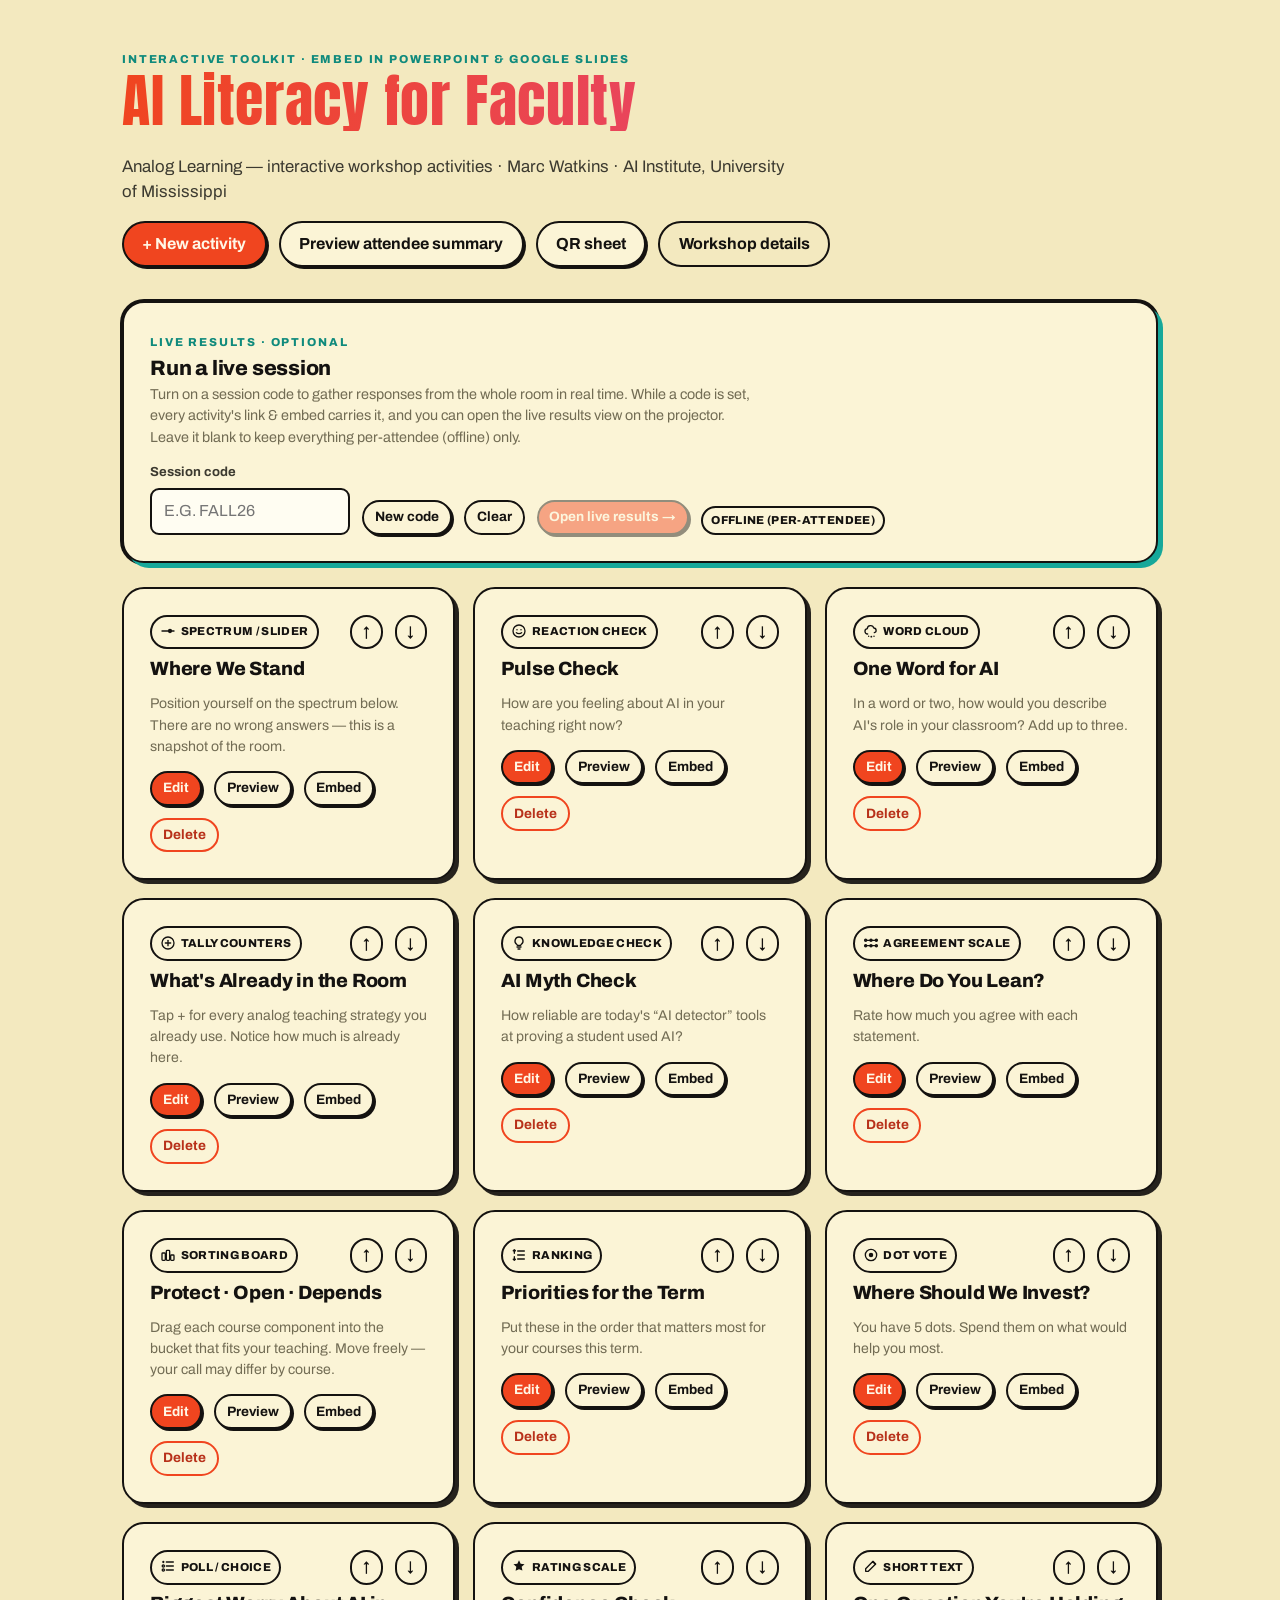
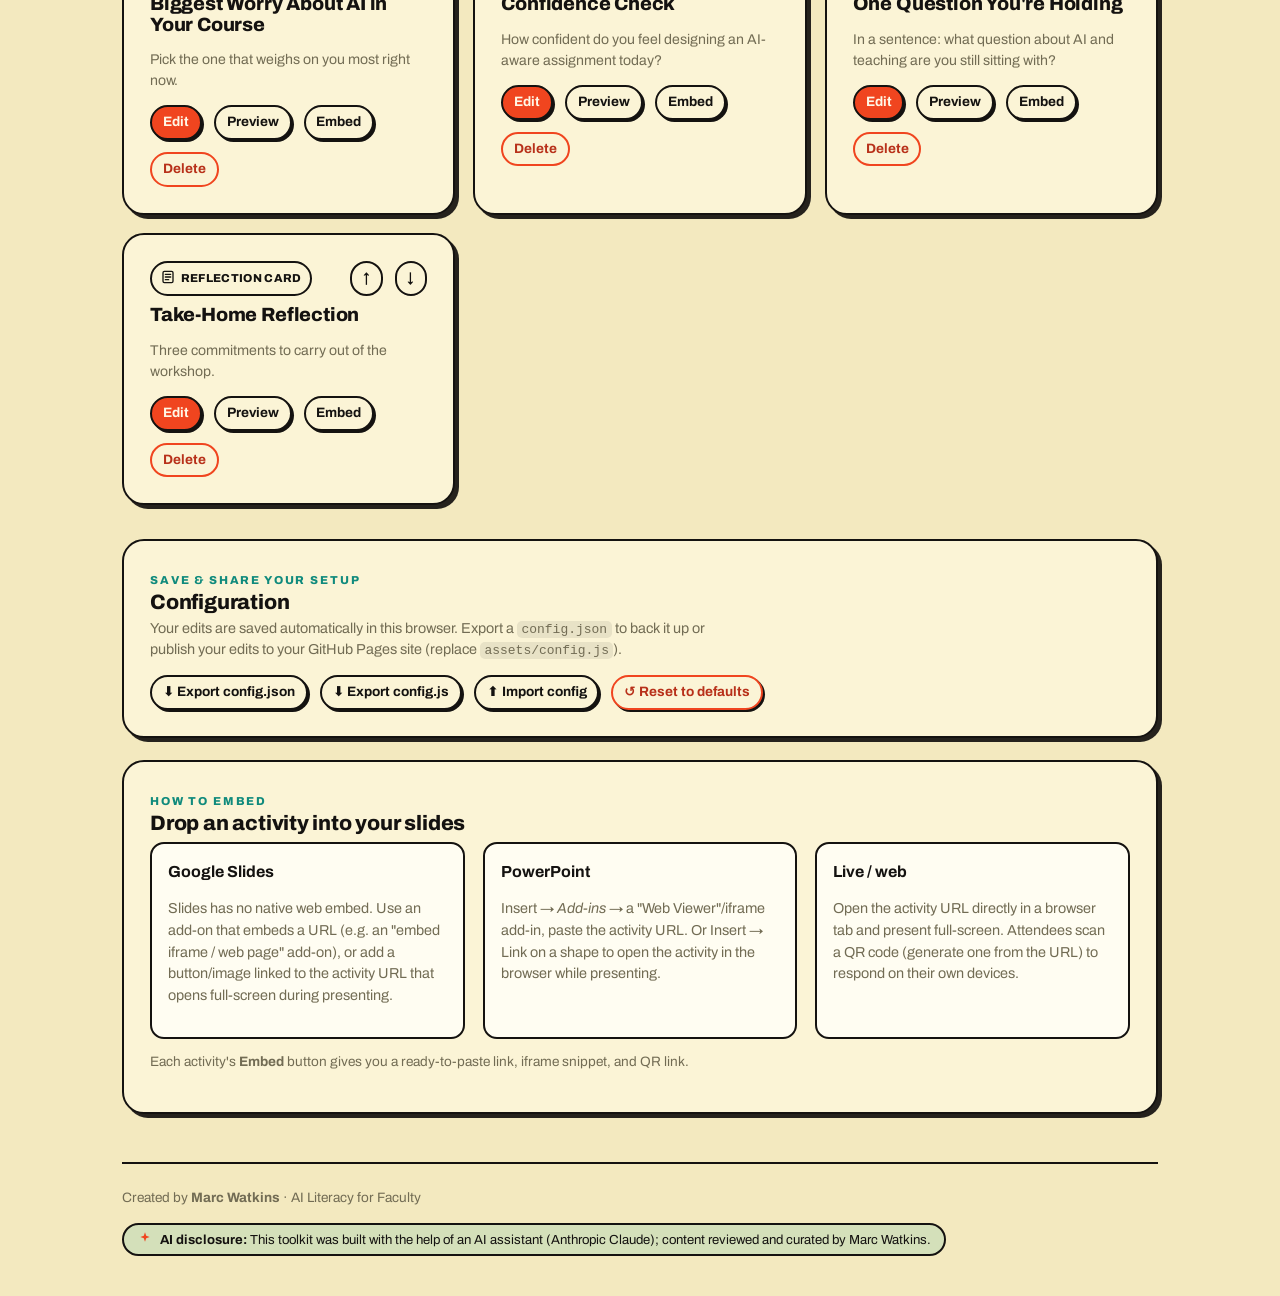
<file: index.html>
<!DOCTYPE html>
<html lang="en">
<head>
<meta charset="utf-8">
<meta name="viewport" content="width=device-width, initial-scale=1">
<title>AI Literacy Activity Toolkit — Marc Watkins</title>
<link rel="preconnect" href="https://fonts.googleapis.com">
<link rel="preconnect" href="https://fonts.gstatic.com" crossorigin>
<link href="https://fonts.googleapis.com/css2?family=Anton&family=Archivo:wght@400;500;600;700;800;900&display=swap" rel="stylesheet">
<link rel="stylesheet" href="assets/theme.css">
</head>
<body class="fx">
  <div class="wrap" style="padding-top:46px">

    <!-- Hero -->
    <header style="margin-bottom:34px">
      <div class="eyebrow">Interactive toolkit · embed in PowerPoint &amp; Google Slides</div>
      <h1 class="gradient-text" id="hTitle">AI Literacy for Faculty</h1>
      <p class="lead" id="hSub" style="max-width:680px"></p>
      <div class="row" style="margin-top:14px">
        <button class="btn btn-primary" id="btnAdd">+ New activity</button>
        <a class="btn" href="summary.html" target="_blank" rel="noopener">Preview attendee summary</a>
        <a class="btn" href="qr.html" target="_blank" rel="noopener">QR sheet</a>
        <button class="btn btn-ghost" id="btnSettings">Workshop details</button>
      </div>
    </header>

    <!-- Live session -->
    <div class="card card-glow" style="margin-bottom:24px">
      <div class="eyebrow">Live results · optional</div>
      <h2 style="font-size:1.3rem;margin:.2em 0">Run a live session</h2>
      <p class="muted" style="font-size:.9rem;max-width:600px;margin:.2em 0 0">
        Turn on a session code to gather responses from the whole room in real time. While a code is set,
        every activity's link &amp; embed carries it, and you can open the live results view on the projector.
        Leave it blank to keep everything per-attendee (offline) only.
      </p>
      <div class="row" style="margin-top:14px;align-items:flex-end">
        <label class="field" style="margin:0">
          <span>Session code</span>
          <input type="text" id="sessCode" placeholder="e.g. FALL26" style="max-width:200px;text-transform:uppercase">
        </label>
        <button class="btn btn-sm" id="sessNew">New code</button>
        <button class="btn btn-sm btn-ghost" id="sessClear">Clear</button>
        <a class="btn btn-sm btn-primary" id="sessResults" target="_blank" rel="noopener">Open live results →</a>
        <span class="badge" id="sessStatus"></span>
      </div>
    </div>

    <!-- Activity list -->
    <div class="grid" id="list" style="grid-template-columns:repeat(auto-fill,minmax(300px,1fr))"></div>

    <!-- Config management -->
    <div class="card" style="margin-top:34px">
      <div class="row between">
        <div>
          <div class="eyebrow">Save &amp; share your setup</div>
          <h2 style="font-size:1.3rem;margin:0">Configuration</h2>
          <p class="muted" style="margin:.3em 0 0;font-size:.9rem;max-width:560px">
            Your edits are saved automatically in this browser. Export a <code>config.json</code> to back it up
            or publish your edits to your GitHub Pages site (replace <code>assets/config.js</code>).
          </p>
        </div>
      </div>
      <div class="row" style="margin-top:14px">
        <button class="btn btn-sm" id="btnExport">⬇ Export config.json</button>
        <button class="btn btn-sm" id="btnExportJs">⬇ Export config.js</button>
        <label class="btn btn-sm" style="cursor:pointer">⬆ Import config<input type="file" id="fileImport" accept=".json,.js" hidden></label>
        <button class="btn btn-sm btn-danger" id="btnReset">↺ Reset to defaults</button>
      </div>
    </div>

    <!-- How to embed -->
    <div class="card" style="margin-top:22px">
      <div class="eyebrow">How to embed</div>
      <h2 style="font-size:1.3rem">Drop an activity into your slides</h2>
      <div class="grid" style="grid-template-columns:repeat(auto-fit,minmax(260px,1fr))">
        <div class="panel">
          <strong>Google Slides</strong>
          <p class="muted" style="font-size:.9rem">Slides has no native web embed. Use an add-on that embeds a URL
          (e.g. an "embed iframe / web page" add-on), or add a button/image linked to the activity URL that opens full-screen during presenting.</p>
        </div>
        <div class="panel">
          <strong>PowerPoint</strong>
          <p class="muted" style="font-size:.9rem">Insert → <em>Add-ins</em> → a "Web Viewer"/iframe add-in, paste the activity URL.
          Or Insert → Link on a shape to open the activity in the browser while presenting.</p>
        </div>
        <div class="panel">
          <strong>Live / web</strong>
          <p class="muted" style="font-size:.9rem">Open the activity URL directly in a browser tab and present full-screen.
          Attendees scan a QR code (generate one from the URL) to respond on their own devices.</p>
        </div>
      </div>
      <p class="muted" style="font-size:.85rem">Each activity's <strong>Embed</strong> button gives you a ready-to-paste link, iframe snippet, and QR link.</p>
    </div>

    <footer class="site-footer">
      <div class="attribution">
        <div>Created by <strong>Marc Watkins</strong> · AI Literacy for Faculty</div>
        <div class="ai-disclosure">
          <svg width="16" height="16" viewBox="0 0 24 24" fill="none"><path d="M12 2l1.8 5.2L19 9l-5.2 1.8L12 16l-1.8-5.2L5 9l5.2-1.8L12 2z" fill="currentColor"/></svg>
          <span><strong>AI disclosure:</strong> This toolkit was built with the help of an AI assistant (Anthropic Claude); content reviewed and curated by Marc Watkins.</span>
        </div>
      </div>
    </footer>
  </div>

  <!-- ===== Modal ===== -->
  <div id="modal" class="hidden" style="position:fixed;inset:0;background:rgba(5,8,22,.72);backdrop-filter:blur(6px);z-index:50;overflow:auto;padding:30px 16px">
    <div class="card card-glow" style="max-width:680px;margin:0 auto" id="modalBody"></div>
  </div>

<script src="assets/config.js"></script>
<script src="assets/cloud.js"></script>
<script src="assets/app.js"></script>
<script>
(function () {
  var A = window.AILit;
  var cfg = A.store.getConfig();

  function save() { A.store.saveConfig(cfg); render(); }
  function meta() {
    document.getElementById("hTitle").textContent = cfg.meta.title || "AI Literacy for Faculty";
    document.getElementById("hSub").textContent = (cfg.meta.subtitle || "") + (cfg.meta.presenter ? "  ·  " + cfg.meta.presenter : "") + (cfg.meta.org ? "  ·  " + cfg.meta.org : "");
  }

  var modal = document.getElementById("modal"), modalBody = document.getElementById("modalBody");
  function openModal(node) { modalBody.innerHTML = ""; modalBody.appendChild(node); modal.classList.remove("hidden"); }
  function closeModal() { modal.classList.add("hidden"); }
  modal.addEventListener("click", function (e) { if (e.target === modal) closeModal(); });

  /* ---------- activity list ---------- */
  function render() {
    meta();
    var list = document.getElementById("list");
    list.innerHTML = "";
    cfg.activities.forEach(function (a, idx) {
      var t = A.TYPES[a.type];
      var card = A.el("div", { class: "card" }, [
        A.el("div", { class: "row between" }, [
          A.el("span", { class: "badge", html: '<span style="font-size:1rem">' + t.icon + "</span> " + t.label }),
          A.el("div", { class: "row" }, [
            A.el("button", { class: "btn btn-sm btn-ghost", text: "↑", title: "Move up", onclick: function () { move(idx, -1); } }),
            A.el("button", { class: "btn btn-sm btn-ghost", text: "↓", title: "Move down", onclick: function () { move(idx, 1); } })
          ])
        ]),
        A.el("h2", { style: "font-size:1.2rem;margin:.5em 0 .2em", text: a.title }),
        A.el("p", { class: "muted", style: "font-size:.88rem;min-height:2.4em", text: a.prompt || "" }),
        A.el("div", { class: "row", style: "margin-top:8px" }, [
          A.el("button", { class: "btn btn-sm btn-primary", text: "Edit", onclick: function () { editActivity(a); } }),
          A.el("a", { class: "btn btn-sm", text: "Preview", href: "activity.html?id=" + a.id, target: "_blank", rel: "noopener" }),
          A.el("button", { class: "btn btn-sm", text: "Embed", onclick: function () { embedDialog(a); } }),
          A.el("button", { class: "btn btn-sm btn-danger btn-ghost", text: "Delete", onclick: function () { if (confirm("Delete “" + a.title + "”?")) { cfg.activities.splice(idx, 1); save(); } } })
        ])
      ]);
      list.appendChild(card);
    });
  }
  function move(i, d) { var j = i + d; if (j < 0 || j >= cfg.activities.length) return; var x = cfg.activities[i]; cfg.activities[i] = cfg.activities[j]; cfg.activities[j] = x; save(); }

  /* ---------- add new ---------- */
  document.getElementById("btnAdd").addEventListener("click", function () {
    var grid = A.el("div", { class: "grid", style: "grid-template-columns:repeat(auto-fit,minmax(150px,1fr))" });
    Object.keys(A.TYPES).forEach(function (key) {
      var t = A.TYPES[key];
      grid.appendChild(A.el("button", { class: "panel", style: "text-align:left;cursor:pointer;color:inherit", onclick: function () {
        var a = { id: A.uid(key), type: key, title: t.label, prompt: "", config: t.defaultConfig() };
        cfg.activities.push(a); save(); closeModal(); editActivity(a);
      } }, [
        A.el("div", { style: "font-size:1.5rem", html: t.icon }),
        A.el("strong", { text: t.label }),
        A.el("div", { class: "muted", style: "font-size:.82rem", text: t.blurb })
      ]));
    });
    openModal(A.el("div", {}, [
      A.el("div", { class: "eyebrow", text: "Choose a type" }),
      A.el("h2", { text: "New activity" }),
      grid,
      A.el("button", { class: "btn btn-ghost", style: "margin-top:16px", text: "Cancel", onclick: closeModal })
    ]));
  });

  /* ---------- edit ---------- */
  function editActivity(a) {
    var t = A.TYPES[a.type];
    var common = A.el("div", {});
    common.appendChild(field("Title", a.title, function (v) { a.title = v; }));
    common.appendChild(field("Prompt / instructions", a.prompt, function (v) { a.prompt = v; }, true));
    common.appendChild(field("Activity ID (used in the URL)", a.id, function (v) { a.id = v.replace(/[^a-z0-9\-]/gi, "-").toLowerCase(); }));

    var specific = A.el("div", { class: "panel", style: "margin-top:10px" });
    specific.appendChild(A.el("div", { class: "eyebrow", style: "margin-bottom:10px", text: t.label + " settings" }));
    var specBody = A.el("div", {});
    t.editor(specBody, a, function () {});
    specific.appendChild(specBody);

    openModal(A.el("div", {}, [
      A.el("div", { class: "eyebrow", html: t.icon + " " + t.label }),
      A.el("h2", { text: "Edit activity" }),
      common, specific,
      A.el("div", { class: "row between", style: "margin-top:18px" }, [
        A.el("button", { class: "btn btn-ghost", text: "Cancel", onclick: function () { cfg = A.store.getConfig(); closeModal(); render(); } }),
        A.el("button", { class: "btn btn-primary", text: "Save activity", onclick: function () { save(); closeModal(); } })
      ])
    ]));
  }
  function field(label, val, on, area) {
    var inp = area ? A.el("textarea", {}) : A.el("input", { type: "text" });
    inp.value = val == null ? "" : val;
    inp.addEventListener("input", function () { on(inp.value); });
    return A.el("label", { class: "field" }, [A.el("span", { text: label }), inp]);
  }

  /* ---------- embed dialog ---------- */
  function embedDialog(a) {
    var base = location.href.replace(/index\.html.*$/, "").replace(/[^\/]*$/, "");
    var sess = getSess();
    var sp = sess ? "&session=" + encodeURIComponent(sess) : "";
    var url = base + "activity.html?id=" + a.id + sp;
    var iframe = '<iframe src="' + url + '" width="100%" height="540" style="border:0;border-radius:16px" loading="lazy" allow="clipboard-write"></iframe>';
    function copyRow(label, value) {
      var ta = A.el("textarea", { readonly: "", style: "min-height:62px;font-family:monospace;font-size:.82rem" });
      ta.value = value;
      return A.el("div", { class: "field" }, [
        A.el("span", { text: label }), ta,
        A.el("button", { class: "btn btn-sm", style: "margin-top:6px", text: "Copy", onclick: function (e) { ta.select(); document.execCommand("copy"); e.target.textContent = "Copied ✓"; setTimeout(function () { e.target.textContent = "Copy"; }, 1500); } })
      ]);
    }
    openModal(A.el("div", {}, [
      A.el("div", { class: "eyebrow", text: "Embed & share" }),
      A.el("h2", { text: a.title }),
      A.el("p", { class: "muted", style: "font-size:.88rem", html: "Publish this folder to the web (your GitHub Pages site) so these links resolve for attendees. Until then the links use the current location." }),
      sess
        ? A.el("div", { class: "badge", style: "margin-bottom:12px;border-color:var(--c-teal);color:var(--c-cyan)", html: '<span style="width:7px;height:7px;border-radius:50%;background:var(--c-teal);display:inline-block"></span> Live session “' + A.esc(sess) + '” — responses feed the results view.' })
        : A.el("div", { class: "muted", style: "font-size:.82rem;margin-bottom:12px", text: "No live session set — responses stay on each attendee's device. Set a session code above to collect live results." }),
      copyRow("Direct link (open or QR it)", url),
      copyRow("Iframe embed snippet", iframe),
      A.el("a", { class: "btn btn-sm", href: "https://api.qrserver.com/v1/create-qr-code/?size=300x300&data=" + encodeURIComponent(url), target: "_blank", rel: "noopener", text: "Open a QR code for this link" }),
      A.el("div", { class: "row", style: "margin-top:16px" }, [A.el("button", { class: "btn btn-ghost", text: "Close", onclick: closeModal })])
    ]));
  }

  /* ---------- workshop details ---------- */
  document.getElementById("btnSettings").addEventListener("click", function () {
    var m = cfg.meta;
    openModal(A.el("div", {}, [
      A.el("div", { class: "eyebrow", text: "Workshop details" }),
      A.el("h2", { text: "Edit header" }),
      field("Title", m.title, function (v) { m.title = v; }),
      field("Subtitle", m.subtitle, function (v) { m.subtitle = v; }),
      field("Presenter", m.presenter, function (v) { m.presenter = v; }),
      field("Organization", m.org, function (v) { m.org = v; }),
      A.el("div", { class: "row between", style: "margin-top:16px" }, [
        A.el("button", { class: "btn btn-ghost", text: "Cancel", onclick: function () { cfg = A.store.getConfig(); closeModal(); render(); } }),
        A.el("button", { class: "btn btn-primary", text: "Save", onclick: function () { save(); closeModal(); } })
      ])
    ]));
  });

  /* ---------- config import/export ---------- */
  document.getElementById("btnExport").addEventListener("click", function () {
    dl("config.json", JSON.stringify(cfg, null, 2), "application/json");
  });
  document.getElementById("btnExportJs").addEventListener("click", function () {
    dl("config.js", "window.DEFAULT_CONFIG = " + JSON.stringify(cfg, null, 2) + ";\n", "text/javascript");
  });
  document.getElementById("fileImport").addEventListener("change", function (e) {
    var f = e.target.files[0]; if (!f) return;
    var r = new FileReader();
    r.onload = function () {
      try {
        var txt = String(r.result).replace(/^[\s\S]*?DEFAULT_CONFIG\s*=\s*/, "").replace(/;\s*$/, "");
        var parsed = JSON.parse(txt);
        if (!parsed.activities) throw new Error("missing activities");
        cfg = parsed; save(); alert("Configuration imported.");
      } catch (err) { alert("Could not read that file: " + err.message); }
    };
    r.readAsText(f);
  });
  document.getElementById("btnReset").addEventListener("click", function () {
    if (confirm("Reset all activities to the built-in defaults? Your edits in this browser will be lost.")) { A.store.resetConfig(); cfg = A.store.getConfig(); save(); }
  });

  function dl(name, content, type) {
    var blob = new Blob([content], { type: type }), u = URL.createObjectURL(blob);
    var a = document.createElement("a"); a.href = u; a.download = name; a.click();
    setTimeout(function () { URL.revokeObjectURL(u); }, 1000);
  }

  /* ---------- live session controls ---------- */
  function getSess() { try { return (localStorage.getItem("ailit:session") || "").trim(); } catch (e) { return ""; } }
  function setSess(v) {
    v = (v || "").toUpperCase().replace(/[^A-Z0-9\-]/g, "");
    try { localStorage.setItem("ailit:session", v); } catch (e) {}
    sessInput.value = v; paintSess();
  }
  var sessInput = document.getElementById("sessCode");
  var sessResults = document.getElementById("sessResults");
  var sessStatus = document.getElementById("sessStatus");
  function paintSess() {
    var v = getSess();
    if (v) { sessResults.href = "results.html?session=" + encodeURIComponent(v); sessResults.style.opacity = ""; sessResults.style.pointerEvents = ""; }
    else { sessResults.removeAttribute("href"); sessResults.style.opacity = ".45"; sessResults.style.pointerEvents = "none"; }
    if (!(window.AILitCloud && window.AILitCloud.enabled)) { sessStatus.textContent = "No backend configured"; sessStatus.style.borderColor = "var(--vermilion)"; sessStatus.style.color = "#b8311a"; }
    else if (v) { sessStatus.innerHTML = '<span style="width:7px;height:7px;border-radius:50%;background:var(--c-teal);display:inline-block"></span> Live: ' + A.esc(v); sessStatus.style.borderColor = "var(--c-teal)"; sessStatus.style.color = "var(--c-cyan)"; }
    else { sessStatus.textContent = "Offline (per-attendee)"; sessStatus.style.borderColor = ""; sessStatus.style.color = ""; }
  }
  sessInput.value = getSess();
  sessInput.addEventListener("input", function () { setSess(sessInput.value); });
  document.getElementById("sessNew").addEventListener("click", function () {
    var c = "", ch = "ABCDEFGHJKMNPQRSTUVWXYZ23456789";
    for (var i = 0; i < 5; i++) c += ch[Math.floor(Math.random() * ch.length)];
    setSess(c);
  });
  document.getElementById("sessClear").addEventListener("click", function () { setSess(""); });
  paintSess();

  render();
})();
</script>
</body>
</html>
</file>
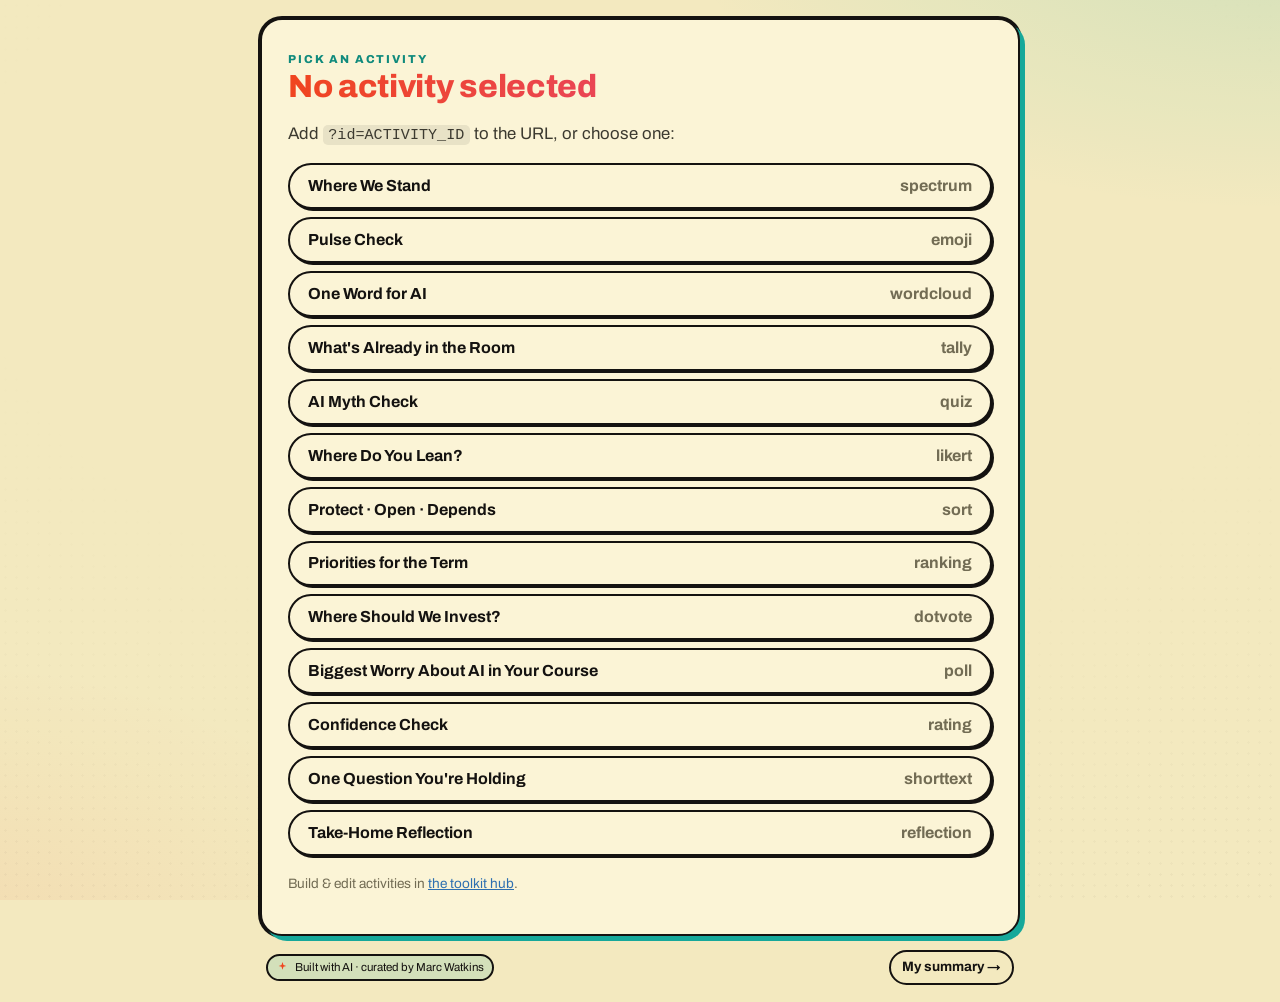
<file: activity.html>
<!DOCTYPE html>
<html lang="en">
<head>
<meta charset="utf-8">
<meta name="viewport" content="width=device-width, initial-scale=1">
<title>Activity — AI Literacy for Faculty</title>
<link rel="preconnect" href="https://fonts.googleapis.com">
<link rel="preconnect" href="https://fonts.gstatic.com" crossorigin>
<link href="https://fonts.googleapis.com/css2?family=Anton&family=Archivo:wght@400;500;600;700;800;900&display=swap" rel="stylesheet">
<link rel="stylesheet" href="assets/theme.css">
</head>
<body class="fx embed">
  <div class="embed-shell">
    <div style="width:100%;max-width:760px">
      <div id="mount"></div>
      <div class="row between" style="margin-top:14px;padding:0 6px">
        <span class="ai-disclosure" style="font-size:.72rem;padding:.35em .7em">
          <svg width="13" height="13" viewBox="0 0 24 24" fill="none"><path d="M12 2l1.8 5.2L19 9l-5.2 1.8L12 16l-1.8-5.2L5 9l5.2-1.8L12 2z" fill="currentColor"/></svg>
          Built with AI · curated by Marc Watkins
        </span>
        <a class="btn btn-sm btn-ghost no-print" id="summaryLink" href="summary.html" target="_blank" rel="noopener">My summary →</a>
      </div>
    </div>
  </div>

<script src="assets/config.js"></script>
<script src="assets/cloud.js"></script>
<script src="assets/app.js"></script>
<script>
(function () {
  var A = window.AILit;
  var params = new URLSearchParams(location.search);
  var id = params.get("id");
  window.AILIT_SESSION = params.get("session") || "";
  var mount = document.getElementById("mount");

  if (window.AILIT_SESSION && window.AILitCloud && window.AILitCloud.enabled) {
    var sl = document.getElementById("summaryLink");
    sl.parentNode.insertBefore(
      A.el("span", { class: "badge", style: "border-color:var(--c-teal);color:var(--c-cyan)",
        html: '<span style="width:7px;height:7px;border-radius:50%;background:var(--c-teal);display:inline-block"></span> Live · ' + A.esc(window.AILIT_SESSION) }),
      sl);
  }

  // Optional: a full config can be passed inline (base64 JSON) for portability
  var inline = params.get("cfg");
  if (inline) {
    try { A.store.saveConfig(JSON.parse(decodeURIComponent(escape(atob(inline))))); } catch (e) {}
  }

  var activity = id ? A.getActivity(id) : null;
  if (!activity) {
    var cfg = A.store.getConfig();
    var opts = cfg.activities.map(function (a) {
      return '<a class="btn" style="width:100%;justify-content:flex-start;margin-bottom:8px" href="activity.html?id=' + a.id + '">' + A.esc(a.title) + ' <span class="muted" style="margin-left:auto">' + a.type + '</span></a>';
    }).join("");
    mount.innerHTML = '<div class="card card-glow"><div class="eyebrow">Pick an activity</div>' +
      '<h2 class="gradient-text">No activity selected</h2>' +
      '<p class="lead">Add <code>?id=ACTIVITY_ID</code> to the URL, or choose one:</p>' + opts +
      '<p class="muted" style="font-size:.85rem;margin-top:10px">Build & edit activities in <a href="index.html">the toolkit hub</a>.</p></div>';
    return;
  }
  A.renderActivity(mount, activity);
})();
</script>
</body>
</html>
</file>
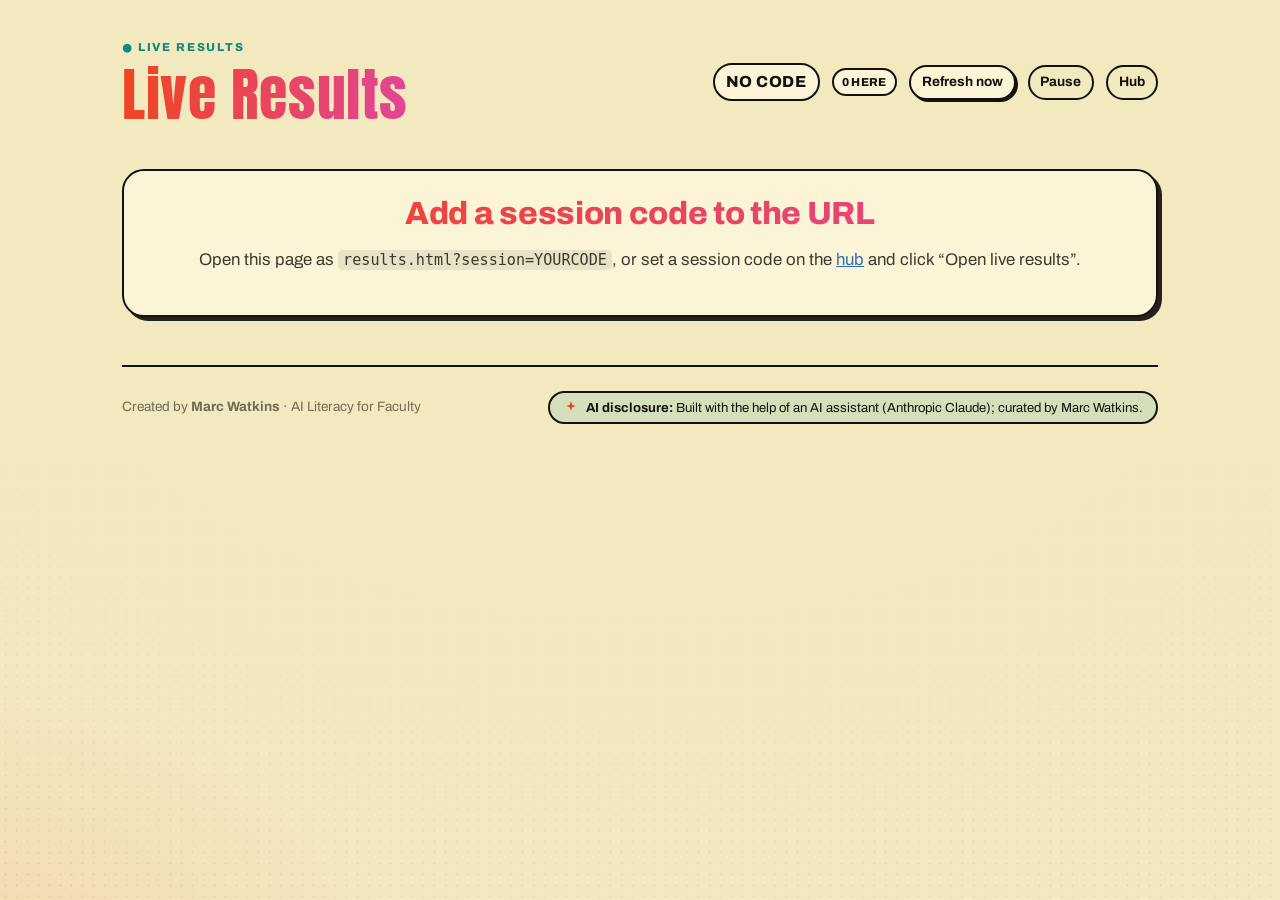
<file: results.html>
<!DOCTYPE html>
<html lang="en">
<head>
<meta charset="utf-8">
<meta name="viewport" content="width=device-width, initial-scale=1">
<title>Live Results — AI Literacy for Faculty</title>
<link rel="preconnect" href="https://fonts.googleapis.com">
<link rel="preconnect" href="https://fonts.gstatic.com" crossorigin>
<link href="https://fonts.googleapis.com/css2?family=Anton&family=Archivo:wght@400;500;600;700;800;900&display=swap" rel="stylesheet">
<link rel="stylesheet" href="assets/theme.css">
</head>
<body class="fx">
  <div class="wrap" style="padding-top:34px">
    <div class="row between" style="margin-bottom:18px">
      <div>
        <div class="eyebrow" id="liveTag">● Live results</div>
        <h1 style="margin:.1em 0"><span class="gradient-text">Live Results</span></h1>
      </div>
      <div class="row" style="align-items:center">
        <span class="badge" id="codeBadge" style="font-size:1rem">—</span>
        <span class="badge" id="peopleBadge">0 here</span>
        <button class="btn btn-sm" id="btnRefresh">Refresh now</button>
        <button class="btn btn-sm btn-ghost" id="btnPause">Pause</button>
        <a class="btn btn-sm btn-ghost" href="index.html">Hub</a>
      </div>
    </div>
    <div class="muted no-print" id="meta" style="font-size:.82rem;margin-bottom:18px"></div>

    <div id="board" class="grid" style="grid-template-columns:repeat(auto-fill,minmax(330px,1fr))"></div>

    <div id="msg" class="card center hidden" style="margin-top:20px"></div>

    <footer class="site-footer">
      <div class="attribution">
        <div>Created by <strong>Marc Watkins</strong> · AI Literacy for Faculty</div>
        <div class="ai-disclosure">
          <svg width="16" height="16" viewBox="0 0 24 24" fill="none"><path d="M12 2l1.8 5.2L19 9l-5.2 1.8L12 16l-1.8-5.2L5 9l5.2-1.8L12 2z" fill="currentColor"/></svg>
          <span><strong>AI disclosure:</strong> Built with the help of an AI assistant (Anthropic Claude); curated by Marc Watkins.</span>
        </div>
      </div>
    </footer>
  </div>

<script src="assets/config.js"></script>
<script src="assets/cloud.js"></script>
<script src="assets/app.js"></script>
<script>
(function () {
  var A = window.AILit, el = A.el, esc = A.esc;
  var cfg = A.store.getConfig();
  var params = new URLSearchParams(location.search);
  var session = (params.get("session") || "").trim().toUpperCase();
  var board = document.getElementById("board");
  var msg = document.getElementById("msg");
  document.getElementById("codeBadge").textContent = session ? ("Code: " + session) : "No code";

  if (!session) { showMsg("Add a session code to the URL", "Open this page as <code>results.html?session=YOURCODE</code>, or set a session code on the <a href='index.html'>hub</a> and click “Open live results”."); return; }
  if (!(window.AILitCloud && window.AILitCloud.enabled)) { showMsg("Backend not configured", "The live-results backend isn't set up in <code>assets/cloud.js</code>, so responses can't be collected centrally."); return; }

  function showMsg(title, html) { msg.classList.remove("hidden"); msg.innerHTML = '<h2 class="gradient-text">' + esc(title) + '</h2><p class="lead">' + html + '</p>'; }

  /* ---------- small render helpers ---------- */
  function bar(label, count, max, color) {
    var pct = max > 0 ? Math.round(count / max * 100) : 0;
    return el("div", { style: "margin:7px 0" }, [
      el("div", { class: "row between", style: "font-size:.92rem;margin-bottom:3px" }, [el("span", { text: label }), el("strong", { text: String(count) })]),
      el("div", { style: "height:14px;border:2px solid var(--ink);border-radius:999px;background:var(--bg-2);overflow:hidden" }, [
        el("div", { style: "height:100%;width:" + pct + "%;background:" + (color || "var(--grad-brand)") })
      ])
    ]);
  }
  function big(text, sub) {
    return el("div", { class: "center", style: "margin:6px 0" }, [
      el("div", { class: "gradient-text", style: "font-family:var(--font-display);font-size:2.6rem;line-height:1", text: text }),
      sub ? el("div", { class: "muted", style: "font-size:.85rem", text: sub }) : null
    ]);
  }
  function waiting() { return el("div", { class: "muted center", style: "padding:14px 0", text: "Waiting for responses…" }); }

  /* ---------- per-type aggregators ---------- */
  var AGG = {
    poll: function (a, vals) {
      var opts = a.config.options, c = opts.map(function () { return 0; });
      vals.forEach(function (v) { (Array.isArray(v) ? v : [v]).forEach(function (o) { var i = opts.indexOf(o); if (i > -1) c[i]++; }); });
      var max = Math.max.apply(null, c.concat([1]));
      return el("div", {}, opts.map(function (o, i) { return bar(o, c[i], max); }));
    },
    quiz: function (a, vals) {
      var opts = a.config.options, c = opts.map(function () { return 0; });
      vals.forEach(function (v) { if (typeof v === "number" && opts[v] != null) c[v]++; });
      var max = Math.max.apply(null, c.concat([1]));
      var correctN = c[a.config.correct] || 0, total = vals.length;
      return el("div", {}, [
        big(total ? Math.round(correctN / total * 100) + "%" : "—", "answered correctly (" + correctN + "/" + total + ")"),
        el("div", {}, opts.map(function (o, i) {
          return bar((i === a.config.correct ? "✓ " : "") + o, c[i], max, i === a.config.correct ? "var(--c-teal)" : "var(--grad-brand)");
        }))
      ]);
    },
    emoji: function (a, vals) {
      var opts = a.config.options, c = opts.map(function () { return 0; });
      vals.forEach(function (v) { if (typeof v === "number" && opts[v]) c[v]++; });
      var max = Math.max.apply(null, c.concat([1]));
      return el("div", {}, opts.map(function (o, i) { return bar(o.emoji + "  " + o.label, c[i], max); }));
    },
    rating: function (a, vals) {
      var n = a.config.scale, c = []; for (var k = 0; k <= n; k++) c[k] = 0;
      var sum = 0, cnt = 0;
      vals.forEach(function (v) { if (typeof v === "number") { c[v] = (c[v] || 0) + 1; sum += v; cnt++; } });
      var max = Math.max.apply(null, c.slice(1).concat([1]));
      var rows = []; for (var r = 1; r <= n; r++) rows.push(bar(String(r), c[r] || 0, max));
      return el("div", {}, [big(cnt ? (sum / cnt).toFixed(1) : "—", "average of " + n + " (" + cnt + " responses)"), el("div", {}, rows)]);
    },
    spectrum: function (a, vals) {
      var nums = vals.filter(function (v) { return typeof v === "number"; });
      var avg = nums.length ? nums.reduce(function (s, v) { return s + v; }, 0) / nums.length : null;
      var pct = avg == null ? 0 : (avg - a.config.min) / (a.config.max - a.config.min) * 100;
      var track = el("div", { style: "position:relative;height:14px;border:2px solid var(--ink);border-radius:999px;background:var(--bg-2);margin:10px 0" });
      nums.forEach(function (v) { var p = (v - a.config.min) / (a.config.max - a.config.min) * 100; track.appendChild(el("div", { style: "position:absolute;top:1px;left:" + p + "%;width:6px;height:6px;border-radius:50%;background:rgba(20,18,16,.35);transform:translateX(-50%)" })); });
      if (avg != null) track.appendChild(el("div", { style: "position:absolute;top:-5px;left:" + pct + "%;width:18px;height:18px;border-radius:50%;border:2px solid var(--ink);background:var(--grad-brand);transform:translateX(-50%)" }));
      return el("div", {}, [
        big(avg == null ? "—" : avg.toFixed(0), "average (" + nums.length + " responses)"),
        el("div", { class: "row between muted", style: "font-size:.82rem" }, [el("span", { text: a.config.leftLabel }), el("span", { text: a.config.rightLabel })]),
        track
      ]);
    },
    likert: function (a, vals) {
      return el("div", { class: "stack" }, a.config.statements.map(function (s, si) {
        var sum = 0, cnt = 0; vals.forEach(function (v) { if (v && typeof v[si] === "number") { sum += v[si]; cnt++; } });
        var avg = cnt ? sum / cnt : null;
        return el("div", {}, [bar(s + (avg != null ? "  (avg of " + cnt + ")" : ""), avg != null ? Number(avg.toFixed(1)) : 0, a.config.scale, "var(--grad-cyan)")]);
      }));
    },
    dotvote: function (a, vals) {
      var opts = a.config.options, c = opts.map(function () { return 0; }), total = 0;
      vals.forEach(function (v) { opts.forEach(function (_, i) { var n = (v && v[i]) || 0; c[i] += n; total += n; }); });
      var max = Math.max.apply(null, c.concat([1]));
      return el("div", {}, [el("div", { class: "muted center", style: "font-size:.82rem", text: total + " dots placed" })].concat(opts.map(function (o, i) { return bar(o, c[i], max, "var(--c-amber)"); })));
    },
    sort: function (a, vals) {
      var cats = a.config.categories;
      return el("div", { class: "stack" }, a.config.items.map(function (item) {
        var counts = {}; cats.forEach(function (c) { counts[c.id] = 0; });
        var tot = 0;
        vals.forEach(function (v) { var cid = v && v[item]; if (cid && counts.hasOwnProperty(cid)) { counts[cid]++; tot++; } });
        var top = null, topN = 0; cats.forEach(function (c) { if (counts[c.id] > topN) { topN = counts[c.id]; top = c; } });
        return el("div", { class: "row between", style: "font-size:.9rem" }, [
          el("span", { text: item }),
          top ? el("span", { class: "badge", style: "border-color:" + top.color + ";color:" + top.color, text: top.label + " " + topN + "/" + tot }) : el("span", { class: "muted", text: "—" })
        ]);
      }));
    },
    ranking: function (a, vals) {
      var opts = a.config.options, agg = opts.map(function (o) { return { o: o, sum: 0, n: 0 }; });
      vals.forEach(function (v) { if (Array.isArray(v)) v.forEach(function (o, pos) { var i = opts.indexOf(o); if (i > -1) { agg[i].sum += pos + 1; agg[i].n++; } }); });
      agg.forEach(function (x) { x.avg = x.n ? x.sum / x.n : 99; });
      agg.sort(function (x, y) { return x.avg - y.avg; });
      return el("ol", { style: "margin:0;padding-left:22px" }, agg.map(function (x) {
        return el("li", { style: "font-weight:700;margin:4px 0" }, [el("span", { text: x.o }), x.n ? el("span", { class: "muted", style: "font-weight:400", text: "  (avg rank " + x.avg.toFixed(1) + ")" }) : null]);
      }));
    },
    wordcloud: function (a, vals) {
      var freq = {}, disp = {};
      vals.forEach(function (v) { (v || []).forEach(function (w) { var k = String(w).toLowerCase().trim(); if (!k) return; freq[k] = (freq[k] || 0) + 1; if (!disp[k]) disp[k] = w; }); });
      var keys = Object.keys(freq).sort(function (x, y) { return freq[y] - freq[x]; });
      if (!keys.length) return waiting();
      var maxF = freq[keys[0]];
      var colors = ["var(--vermilion)", "var(--c-teal)", "var(--c-magenta)", "var(--c-blue)", "var(--c-amber)", "var(--c-cyan)"];
      return el("div", { class: "row", style: "gap:8px;align-items:baseline" }, keys.map(function (k, i) {
        var size = (0.9 + (freq[k] / maxF) * 1.5).toFixed(2);
        return el("span", { style: "font-weight:800;font-size:" + size + "rem;color:" + colors[i % colors.length], title: freq[k] + "×", text: disp[k] });
      }));
    },
    shorttext: function (a, vals) {
      var list = vals.filter(function (v) { return v && String(v).trim(); });
      if (!list.length) return waiting();
      return el("div", { style: "max-height:260px;overflow:auto" }, list.slice().reverse().map(function (v) {
        return el("div", { class: "panel", style: "margin:6px 0;font-size:.92rem", text: v });
      }));
    },
    reflection: function (a, vals) {
      return el("div", { class: "stack" }, a.config.prompts.map(function (p, i) {
        var answers = vals.map(function (v) { return v && v[i]; }).filter(function (t) { return t && String(t).trim(); });
        return el("div", {}, [
          el("div", { class: "eyebrow", style: "margin-bottom:4px", text: p + " · " + answers.length }),
          el("div", { style: "max-height:160px;overflow:auto" }, answers.length ? answers.map(function (t) { return el("div", { class: "panel", style: "margin:4px 0;font-size:.88rem", text: t }); }) : [waiting()])
        ]);
      }));
    },
    tally: function (a, vals) {
      var items = a.config.items, c = items.map(function () { return 0; });
      vals.forEach(function (v) { items.forEach(function (_, i) { c[i] += (v && v[i]) || 0; }); });
      var max = Math.max.apply(null, c.concat([1]));
      return el("div", {}, items.map(function (it, i) { return bar(it.label, c[i], max, "var(--c-teal)"); }));
    }
  };

  /* ---------- render loop ---------- */
  var paused = false, lastRows = null;
  function render(rows) {
    lastRows = rows;
    var byAct = {}, clients = {};
    rows.forEach(function (r) { (byAct[r.activity_id] = byAct[r.activity_id] || []).push(r.value); clients[r.client_id] = 1; });
    document.getElementById("peopleBadge").textContent = Object.keys(clients).length + " here";
    board.innerHTML = "";
    cfg.activities.forEach(function (a) {
      var vals = byAct[a.id] || [];
      var t = A.TYPES[a.type], agg = AGG[a.type];
      var card = el("div", { class: "card" }, [
        el("div", { class: "row between" }, [
          el("span", { class: "badge", html: t.icon + " " + esc(t.label) }),
          el("span", { class: "muted", style: "font-size:.8rem", text: vals.length + " resp." })
        ]),
        el("h2", { style: "font-size:1.2rem;margin:.4em 0 .2em", text: a.title })
      ]);
      var body = el("div", { style: "margin-top:6px" });
      try { body.appendChild(vals.length ? agg(a, vals) : waiting()); } catch (e) { body.appendChild(el("div", { class: "muted", text: "—" })); }
      card.appendChild(body);
      board.appendChild(card);
    });
    var now = new Date();
    document.getElementById("meta").textContent = "Auto-refreshing every 5s · last updated " + now.toLocaleTimeString();
  }

  function tick() {
    if (paused) return;
    window.AILitCloud.fetchSession(session).then(render);
  }
  document.getElementById("btnRefresh").addEventListener("click", function () { window.AILitCloud.fetchSession(session).then(render); });
  document.getElementById("btnPause").addEventListener("click", function (e) {
    paused = !paused; e.target.textContent = paused ? "Resume" : "Pause";
    document.getElementById("liveTag").innerHTML = paused ? "❚❚ Paused" : "● Live results";
    if (!paused) tick();
  });

  tick();
  setInterval(tick, 5000);
})();
</script>
</body>
</html>
</file>
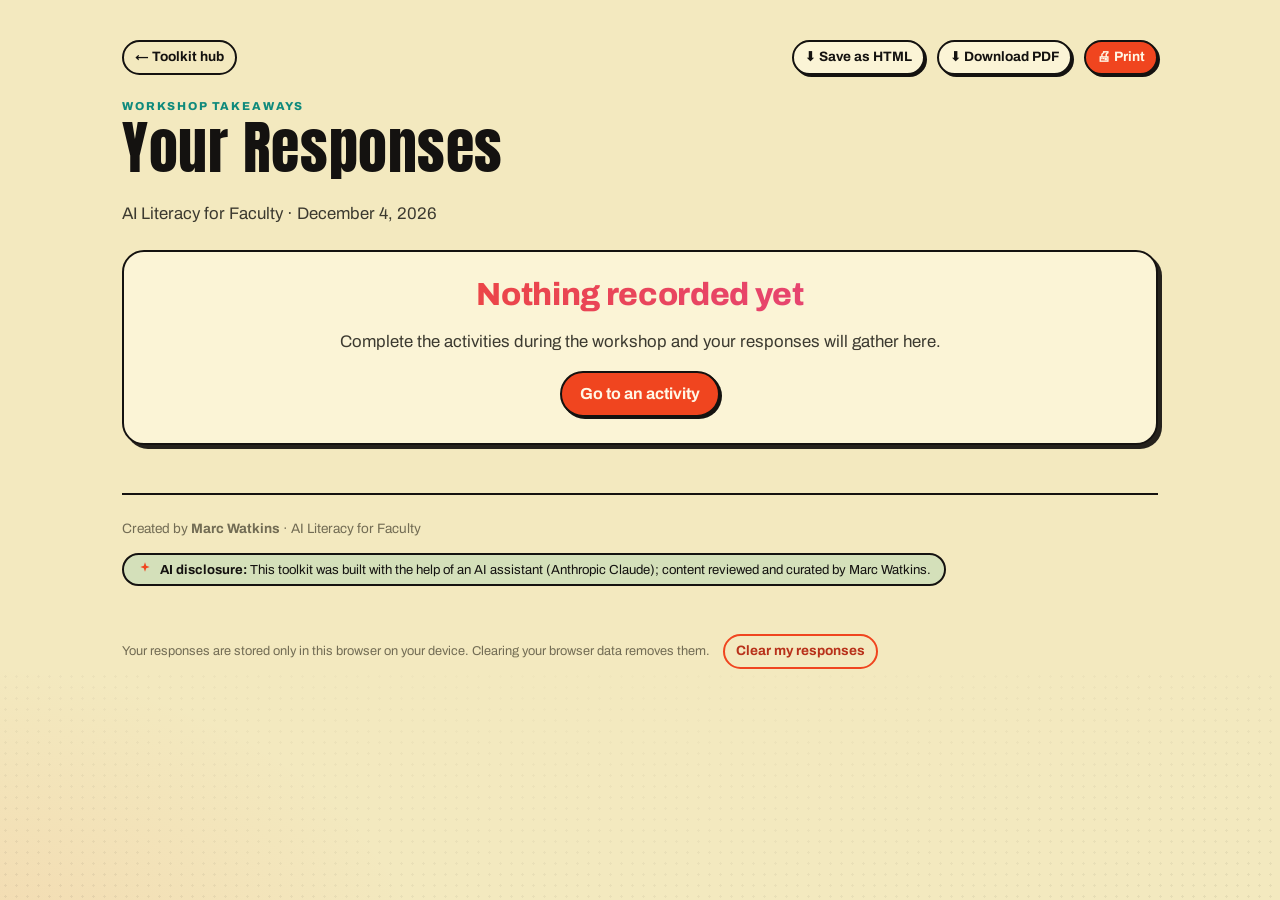
<file: summary.html>
<!DOCTYPE html>
<html lang="en">
<head>
<meta charset="utf-8">
<meta name="viewport" content="width=device-width, initial-scale=1">
<title>Your Responses — AI Literacy for Faculty</title>
<link rel="preconnect" href="https://fonts.googleapis.com">
<link rel="preconnect" href="https://fonts.gstatic.com" crossorigin>
<link href="https://fonts.googleapis.com/css2?family=Anton&family=Archivo:wght@400;500;600;700;800;900&display=swap" rel="stylesheet">
<link rel="stylesheet" href="assets/theme.css">
</head>
<body class="fx">
  <div class="wrap" style="padding-top:40px">
    <div class="row between no-print" style="margin-bottom:18px">
      <a class="btn btn-sm btn-ghost" href="index.html">← Toolkit hub</a>
      <div class="row">
        <button class="btn btn-sm" id="btnHtml">⬇ Save as HTML</button>
        <button class="btn btn-sm" id="btnPdf">⬇ Download PDF</button>
        <button class="btn btn-sm btn-primary" id="btnPrint">🖨 Print</button>
      </div>
    </div>

    <div id="doc">
      <header style="margin-bottom:24px">
        <div class="eyebrow">Workshop takeaways</div>
        <h1>Your Responses</h1>
        <p class="lead" id="sub"></p>
      </header>
      <div id="cards" class="grid"></div>
      <div id="empty" class="card center hidden">
        <h2 class="gradient-text">Nothing recorded yet</h2>
        <p class="lead">Complete the activities during the workshop and your responses will gather here.</p>
        <a class="btn btn-primary" href="activity.html">Go to an activity</a>
      </div>
    </div>

    <footer class="site-footer">
      <div class="attribution">
        <div>Created by <strong>Marc Watkins</strong> · AI Literacy for Faculty</div>
        <div class="ai-disclosure">
          <svg width="16" height="16" viewBox="0 0 24 24" fill="none"><path d="M12 2l1.8 5.2L19 9l-5.2 1.8L12 16l-1.8-5.2L5 9l5.2-1.8L12 2z" fill="currentColor"/></svg>
          <span><strong>AI disclosure:</strong> This toolkit was built with the help of an AI assistant (Anthropic Claude); content reviewed and curated by Marc Watkins.</span>
        </div>
      </div>
    </footer>
    <div class="no-print" style="margin:8px 0 40px;color:var(--text-faint);font-size:.8rem">
      Your responses are stored only in this browser on your device. Clearing your browser data removes them.
      <button class="btn btn-sm btn-danger btn-ghost" id="btnClear" style="margin-left:10px">Clear my responses</button>
    </div>
  </div>

<script src="assets/config.js"></script>
<script src="assets/app.js"></script>
<script>
(function () {
  var A = window.AILit;
  var cfg = A.store.getConfig();
  var responses = A.store.getResponses();
  var cards = document.getElementById("cards");
  var keys = Object.keys(responses);

  document.getElementById("sub").textContent =
    cfg.meta.title + " · " + new Date().toLocaleDateString(undefined, { year: "numeric", month: "long", day: "numeric" });

  if (!keys.length) {
    document.getElementById("empty").classList.remove("hidden");
  } else {
    cfg.activities.forEach(function (a) {
      var saved = responses[a.id];
      if (!saved) return;
      var t = A.TYPES[a.type];
      var card = A.el("div", { class: "card" }, [
        A.el("div", { class: "eyebrow", text: t.label }),
        A.el("h2", { style: "font-size:1.25rem", text: a.title }),
        a.prompt ? A.el("p", { class: "muted", style: "font-size:.9rem;margin-top:-4px", text: a.prompt }) : null
      ]);
      var body = A.el("div", { style: "margin-top:10px" });
      try { body.appendChild(t.summarize(a, saved)); } catch (e) { body.textContent = JSON.stringify(saved.value); }
      card.appendChild(body);
      cards.appendChild(card);
    });
  }

  // ---- Print (the reliable "save as PDF" route too) ----
  document.getElementById("btnPrint").addEventListener("click", function () { window.print(); });

  // ---- Save as self-contained HTML ----
  document.getElementById("btnHtml").addEventListener("click", function () {
    fetch("assets/theme.css").then(function (r) { return r.text(); }).catch(function () { return ""; }).then(function (themeCss) {
      var doc = document.getElementById("doc").outerHTML;
      var html = "<!DOCTYPE html><html><head><meta charset='utf-8'><title>My AI Literacy Responses</title>" +
        "<style>" + themeCss + "body{padding:30px;max-width:1080px;margin:auto}</style></head>" +
        "<body class='fx'>" + doc + "</body></html>";
      download("my-ai-literacy-responses.html", html, "text/html");
    });
  });

  // ---- Download PDF (jsPDF via CDN; falls back to print) ----
  document.getElementById("btnPdf").addEventListener("click", function () {
    loadScript("https://cdnjs.cloudflare.com/ajax/libs/jspdf/2.5.1/jspdf.umd.min.js", function (ok) {
      if (!ok || !window.jspdf) { alert("Couldn't load the PDF library (offline?). Using Print → Save as PDF instead."); window.print(); return; }
      buildPdf();
    });
  });

  function buildPdf() {
    var jsPDF = window.jspdf.jsPDF;
    var pdf = new jsPDF({ unit: "pt", format: "letter" });
    var M = 54, y = M, W = pdf.internal.pageSize.getWidth(), maxW = W - M * 2;
    function nl(h) { y += h; if (y > pdf.internal.pageSize.getHeight() - M) { pdf.addPage(); y = M; } }
    function text(str, size, color, style) {
      pdf.setFont("helvetica", style || "normal"); pdf.setFontSize(size); pdf.setTextColor(color || "#111");
      var lines = pdf.splitTextToSize(str, maxW);
      lines.forEach(function (ln) { pdf.text(ln, M, y); nl(size * 1.35); });
    }
    pdf.setFillColor("#6c5ce7"); pdf.rect(0, 0, W, 8, "F");
    text("Your Responses", 24, "#3a1d8a", "bold");
    text(cfg.meta.title + "  ·  " + new Date().toLocaleDateString(), 11, "#666"); nl(8);
    cfg.activities.forEach(function (a) {
      var saved = responses[a.id]; if (!saved) return;
      nl(6); text(a.title, 14, "#1a1a3a", "bold");
      text(plain(a, saved), 11, "#222"); nl(6);
    });
    nl(10); text("Created by Marc Watkins · AI Literacy for Faculty", 9, "#888");
    text("AI disclosure: built with an AI assistant (Anthropic Claude); curated by Marc Watkins.", 9, "#888", "italic");
    pdf.save("my-ai-literacy-responses.pdf");
  }

  // plain-text rendering of a response for the PDF
  function plain(a, saved) {
    var v = saved.value;
    switch (a.type) {
      case "spectrum": return "Placed at " + v + " of " + a.config.max + " (" + a.config.leftLabel + " ↔ " + a.config.rightLabel + ")";
      case "tally": return a.config.items.map(function (it, i) { return "• " + it.label + ": " + (v[i] || 0); }).join("\n");
      case "sort": return a.config.categories.map(function (c) {
        var items = a.config.items.filter(function (it) { return v[it] === c.id; });
        return c.label + ": " + (items.join(", ") || "—"); }).join("\n");
      case "poll": return (Array.isArray(v) ? v.join(", ") : v) || "—";
      case "rating": return "Rated " + v + " of " + a.config.scale;
      case "shorttext": return v || "—";
      case "reflection": return a.config.prompts.map(function (p, i) { return p + "\n  " + ((v && v[i]) || "—"); }).join("\n");
      case "wordcloud": return (v && v.length) ? v.join(", ") : "—";
      case "ranking": return (v || []).map(function (o, i) { return (i + 1) + ". " + o; }).join("\n");
      case "likert": return a.config.statements.map(function (s, i) { return "• " + s + ": " + (v && v[i] != null ? v[i] + "/" + a.config.scale : "—"); }).join("\n");
      case "quiz": return "Your answer: " + (a.config.options[v] || "—") + (v === a.config.correct ? " (correct)" : " (incorrect; correct: " + a.config.options[a.config.correct] + ")");
      case "dotvote": return a.config.options.map(function (o, i) { return "• " + o + ": " + ((v && v[i]) || 0); }).join("\n");
      case "emoji": var o = a.config.options[v]; return o ? (o.emoji + " " + o.label) : "—";
      default: return JSON.stringify(v);
    }
  }

  document.getElementById("btnClear").addEventListener("click", function () {
    if (confirm("Clear all your responses on this device? This cannot be undone.")) { A.store.clearResponses(); location.reload(); }
  });

  function download(name, content, type) {
    var blob = new Blob([content], { type: type });
    var u = URL.createObjectURL(blob);
    var aTag = document.createElement("a"); aTag.href = u; aTag.download = name; aTag.click();
    setTimeout(function () { URL.revokeObjectURL(u); }, 1000);
  }
  function loadScript(src, cb) {
    var s = document.createElement("script"); s.src = src;
    s.onload = function () { cb(true); }; s.onerror = function () { cb(false); };
    document.head.appendChild(s);
  }
})();
</script>
</body>
</html>
</file>
<file: assets/theme.css>
/* ============================================================
   AI Literacy Activities — "HERETIC" retro screen-print theme
   Inspired by G.A.R.M. Co. pop-art posters: cream paper, bright
   teal/green, vermilion red-orange, black, with magenta + gold
   pops. Flat colors, bold black borders, hard "sticker" shadows,
   chunky display type. Created for Marc Watkins.
   ============================================================ */

:root {
  /* Paper / surfaces */
  --bg-0: #f3e9bf;          /* cream paper (page) */
  --bg-1: #fbf4d6;          /* card / panel */
  --bg-2: #fffdf2;          /* input surface */
  --bg-glass: #fbf4d6;      /* (kept name; now a solid card) */

  /* Ink + lines */
  --ink: #141210;
  --stroke: #141210;
  --stroke-strong: #141210;

  /* Brand pops (names kept stable for existing inline styles) */
  --vermilion: #f0451f;
  --c-blue: #2d6fb0;
  --c-indigo: #5a51c0;
  --c-violet: #b5519b;      /* magenta-purple */
  --c-magenta: #e24598;
  --c-cyan: #0f8a7c;        /* deep teal (used for eyebrows on cream) */
  --c-teal: #16a89a;        /* bright teal */
  --c-amber: #e3a92c;       /* gold */

  --grad-brand: linear-gradient(100deg, #f0451f 0%, #e24598 100%);
  --grad-cyan: linear-gradient(100deg, #16a89a 0%, #2d6fb0 100%);
  --grad-soft: linear-gradient(160deg, rgba(22,168,154,0.16), rgba(240,69,31,0.10));

  /* Text */
  --text: #141210;
  --text-dim: #3c3a30;
  --text-faint: #726c54;

  /* Sizing */
  --radius-lg: 22px;
  --radius-md: 14px;
  --radius-sm: 9px;
  --shadow-card: 4px 4px 0 rgba(20,18,16,0.92);
  --shadow-glow: 5px 5px 0 var(--c-teal), 0 0 0 2px var(--ink);

  --font: "Archivo", "Segoe UI", system-ui, -apple-system, sans-serif;
  --font-display: "Anton", "Archivo", system-ui, sans-serif;
  --maxw: 1080px;
}

* { box-sizing: border-box; }

html, body {
  margin: 0; padding: 0;
  background: var(--bg-0);
  color: var(--text);
  font-family: var(--font);
  -webkit-font-smoothing: antialiased;
  line-height: 1.5;
}

/* Ambient: warm paper + faint halftone dots + top accent band */
body.fx { position: relative; }
body.fx::before {
  content: ""; position: fixed; inset: 0; z-index: -2;
  background:
    radial-gradient(1000px 500px at 100% -10%, rgba(22,168,154,0.16), transparent 60%),
    radial-gradient(900px 600px at -5% 110%, rgba(240,69,31,0.10), transparent 55%),
    var(--bg-0);
}
body.fx::after {
  content: ""; position: fixed; inset: 0; z-index: -1;
  background-image: radial-gradient(rgba(20,18,16,0.06) 1.1px, transparent 1.2px);
  background-size: 11px 11px;
  mask-image: radial-gradient(ellipse 95% 85% at 50% 25%, transparent 50%, #000 100%);
}

.wrap { max-width: var(--maxw); margin: 0 auto; padding: 0 22px; }

/* ---------- Typography ---------- */
h1, h2, h3 { line-height: 1.06; margin: 0 0 .4em; }
h1 { font-family: var(--font-display); font-size: clamp(2.2rem, 5vw, 3.6rem); font-weight: 400; letter-spacing: .01em; text-transform: none; }
h2 { font-size: clamp(1.4rem, 2.6vw, 2rem); font-weight: 800; letter-spacing: -0.01em; }
h3 { font-weight: 800; }
.gradient-text {
  background: var(--grad-brand);
  -webkit-background-clip: text; background-clip: text;
  color: transparent; -webkit-text-fill-color: transparent;
}
.eyebrow {
  display: inline-flex; align-items: center; gap: .4em;
  text-transform: uppercase; letter-spacing: .16em;
  font-size: .72rem; font-weight: 800; color: var(--c-cyan);
}
.lead { color: var(--text-dim); font-size: 1.05rem; }
.muted { color: var(--text-faint); }

/* ---------- Buttons (sticker style) ---------- */
.btn {
  appearance: none; border: 2px solid var(--ink);
  background: var(--bg-1); color: var(--ink);
  border-radius: 999px; padding: .56em 1.15em;
  font: inherit; font-weight: 700; cursor: pointer;
  display: inline-flex; align-items: center; gap: .5em;
  box-shadow: 2px 2px 0 var(--ink);
  transition: transform .08s ease, box-shadow .08s ease, background .15s ease;
  text-decoration: none;
}
.btn:hover { transform: translate(-1px,-1px); box-shadow: 3px 3px 0 var(--ink); }
.btn:active { transform: translate(1px,1px); box-shadow: 1px 1px 0 var(--ink); }
.btn-primary { background: var(--vermilion); color: #fff7e6; }
.btn-ghost { background: transparent; box-shadow: none; }
.btn-ghost:hover { background: rgba(20,18,16,0.06); box-shadow: none; transform: none; }
.btn-sm { padding: .38em .8em; font-size: .85rem; }
.btn-danger { background: var(--bg-1); border-color: var(--vermilion); color: #b8311a; }
.btn-danger.btn-ghost { background: transparent; }
.btn[disabled] { opacity: .45; cursor: not-allowed; transform: none; box-shadow: 2px 2px 0 var(--ink); }

/* ---------- Cards / panels ---------- */
.card {
  background: var(--bg-1);
  border: 2px solid var(--ink);
  border-radius: var(--radius-lg);
  box-shadow: var(--shadow-card);
  padding: 26px;
}
.card-glow { box-shadow: var(--shadow-glow); }
.panel { background: var(--bg-2); border: 2px solid var(--ink); border-radius: var(--radius-md); padding: 16px; }

/* ---------- Form controls ---------- */
label.field { display: block; margin: 0 0 14px; }
label.field > span { display: block; font-size: .82rem; color: var(--text-dim); margin-bottom: 6px; font-weight: 700; }
input[type="text"], input[type="number"], textarea, select {
  width: 100%; background: var(--bg-2); color: var(--ink);
  border: 2px solid var(--ink); border-radius: var(--radius-sm);
  padding: .58em .72em; font: inherit;
}
input:focus, textarea:focus, select:focus {
  outline: none; box-shadow: 3px 3px 0 var(--c-teal);
}
textarea { resize: vertical; min-height: 90px; }

/* ---------- Badges / chips ---------- */
.badge {
  display: inline-flex; align-items: center; gap: .4em;
  font-size: .72rem; font-weight: 800; letter-spacing: .03em; text-transform: uppercase;
  padding: .3em .7em; border-radius: 999px;
  border: 2px solid var(--ink); color: var(--ink); background: var(--bg-1);
}
.chip {
  display: inline-flex; align-items: center; gap: .45em;
  padding: .5em .9em; border-radius: 999px;
  background: var(--bg-1); border: 2px solid var(--ink);
  box-shadow: 2px 2px 0 var(--ink);
  cursor: grab; user-select: none; font-weight: 700;
  transition: transform .1s ease, box-shadow .1s ease;
}
.chip:hover { transform: translate(-1px,-1px); box-shadow: 3px 3px 0 var(--ink); }
.chip:active { cursor: grabbing; }
.chip.dragging { opacity: .5; }

/* ---------- AI disclosure + attribution footer ---------- */
.site-footer {
  margin-top: 48px; padding: 24px 0 40px;
  border-top: 2px solid var(--ink);
  color: var(--text-faint); font-size: .85rem;
}
.ai-disclosure {
  display: inline-flex; align-items: center; gap: .55em;
  background: rgba(22,168,154,0.14);
  border: 2px solid var(--ink);
  border-radius: 999px; padding: .45em 1em; color: var(--ink);
  font-size: .82rem; line-height: 1.3;
}
.ai-disclosure svg { flex: 0 0 auto; color: var(--vermilion); }
.attribution { display: flex; flex-wrap: wrap; gap: 14px 22px; align-items: center; justify-content: space-between; }

/* ---------- Utility ---------- */
.row { display: flex; gap: 12px; flex-wrap: wrap; align-items: center; }
.row.between { justify-content: space-between; }
.grid { display: grid; gap: 18px; }
.stack > * + * { margin-top: 14px; }
.hidden { display: none !important; }
.center { text-align: center; }
hr.soft { border: none; border-top: 2px dashed rgba(20,18,16,0.3); margin: 22px 0; }
code { background: rgba(20,18,16,0.08); padding: .08em .35em; border-radius: 5px; font-size: .9em; }
a { color: var(--c-blue); }

/* type-icon helper: scales with surrounding font-size */
.tico { width: 1em; height: 1em; vertical-align: -0.135em; }

/* ---------- Embed mode (single activity in an iframe) ---------- */
body.embed { background: transparent; }
body.embed.fx::before { opacity: .96; }
body.embed.fx::after { opacity: .5; }
body.embed .embed-shell { min-height: 100vh; display: flex; align-items: center; justify-content: center; padding: 18px; }
body.embed .embed-shell .card { width: 100%; max-width: 760px; }

/* ---------- Print (PDF route) ---------- */
@media print {
  body.fx::before, body.fx::after { display: none; }
  body { background: #fff; color: #111; }
  .no-print { display: none !important; }
  .card, .panel { box-shadow: none; border: 1px solid #999; background: #fff; }
  .gradient-text { color: #c23a1a !important; -webkit-text-fill-color: #c23a1a; }
  .ai-disclosure { border: 1px solid #999; color: #333; background: #f4f4f4; }
  .btn { box-shadow: none; }
  a { color: #2a4dd0; }
}
</file>
